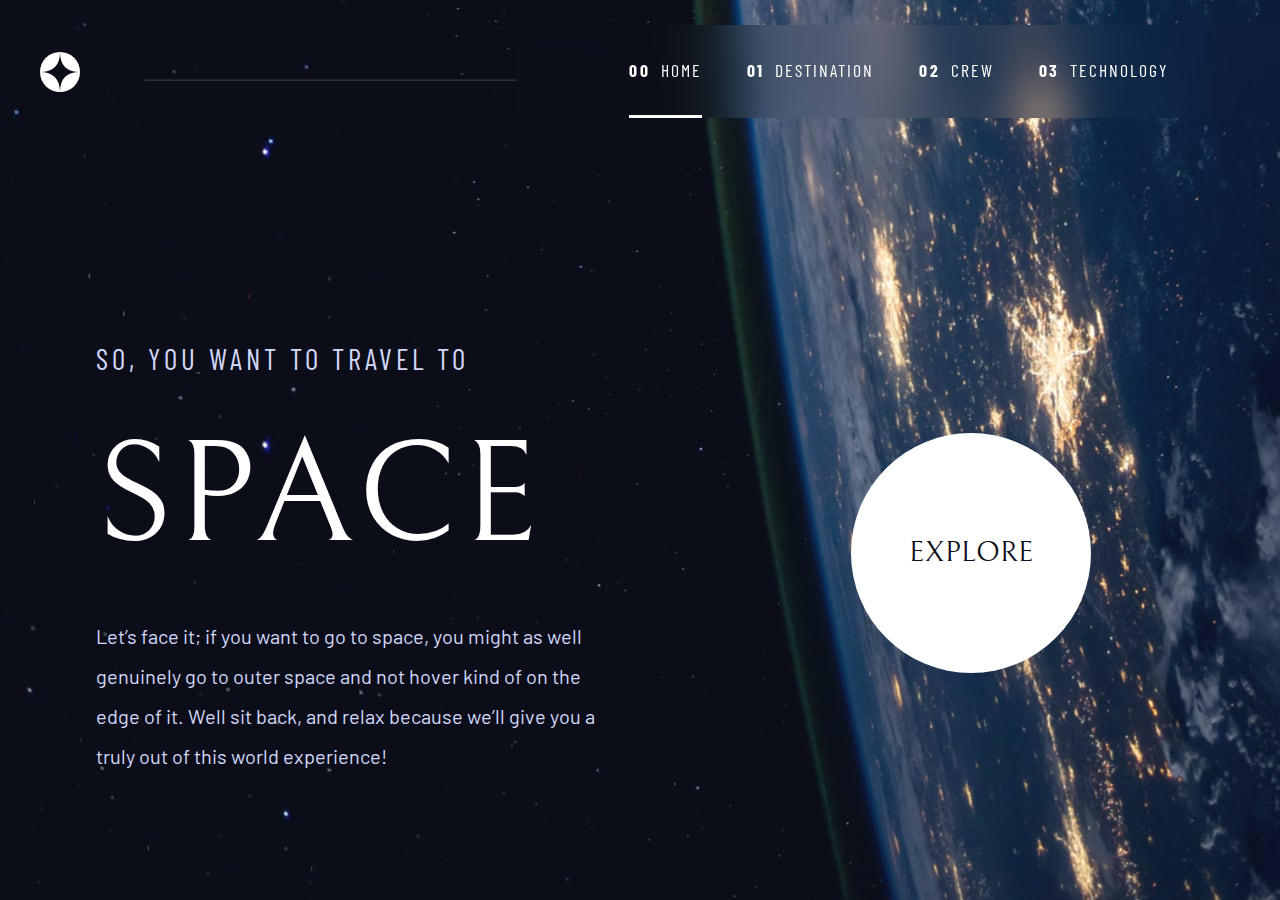
<file: index.html>
<!DOCTYPE html>
<html lang="en">
<head>
  <meta charset="UTF-8">
  <meta name="viewport" content="width=device-width, initial-scale=1.0">
  <title>Space tourism website</title>
  <link rel="stylesheet" href="style.css" />
</head>
<body class="home whole-body">
  <div class="container">
    <a class="skip-to-content"  href="#main">Skip to content</a>
    <header>
    <div class="navigation flex">
      <div class="left-sidebar">
        <img src="assets/shared/logo.svg" alt="star logo" class="logo"/>
      </div>
      <hr class="divider-line" aria-hidden="true" />
      <div class="right-sidebar">
        <button aria-expanded="false" aria-controls="mobile-menu">
          <span class="sr-only">Menu</span>
          <img src="assets/shared/icon-hamburger.svg" alt="icon hamburger" class="icon-hamburger" >
        </button>
      </div>
    <div class="mobile-menu" role="dialog" aria-live="polite" id="mobileMenu">
      <div class="mobile-menu-inner">
      <img src="assets/shared/icon-close.svg" alt="Close icon" class="close-icon" aria-label="Close Menu" />
      <nav>
        <ul>
          <li class="active"><a href="index.htmltitle="Home" ><span class="number" aria-hidden="true">00</span>Home</a></li>
          <li><a href="destination.html" title="Destination"><span class="number" aria-hidden="true">01</span>Destination</a></li>
          <li><a href="crew.html" title="Crew"><span class="number" aria-hidden="true">02</span>Crew</a></li>
          <li><a href="technology.html" title="Technology"><span class="number" aria-hidden="true">03</span>Technology</a></li> 
        </ul>
      </nav>
    </div>
  </div>
  </div>
  </header>
  <main id="main">
    <div class="left-side">
    <h1>So, you want to travel to <span class="space">Space</span></h1>
    <p>Let’s face it; if you want to go to space, you might as well genuinely go to 
  outer space and not hover kind of on the edge of it. Well sit back, and relax 
  because we’ll give you a truly out of this world experience!
    </p>
    </div>
    <div class="right-side">
    <a href="#" class="explore-btn" aria-label="Explore the universe">Explore</a>
  </div>
  </div>
</main>
<script src="main.js"></script>
</body>
</html>
</file>
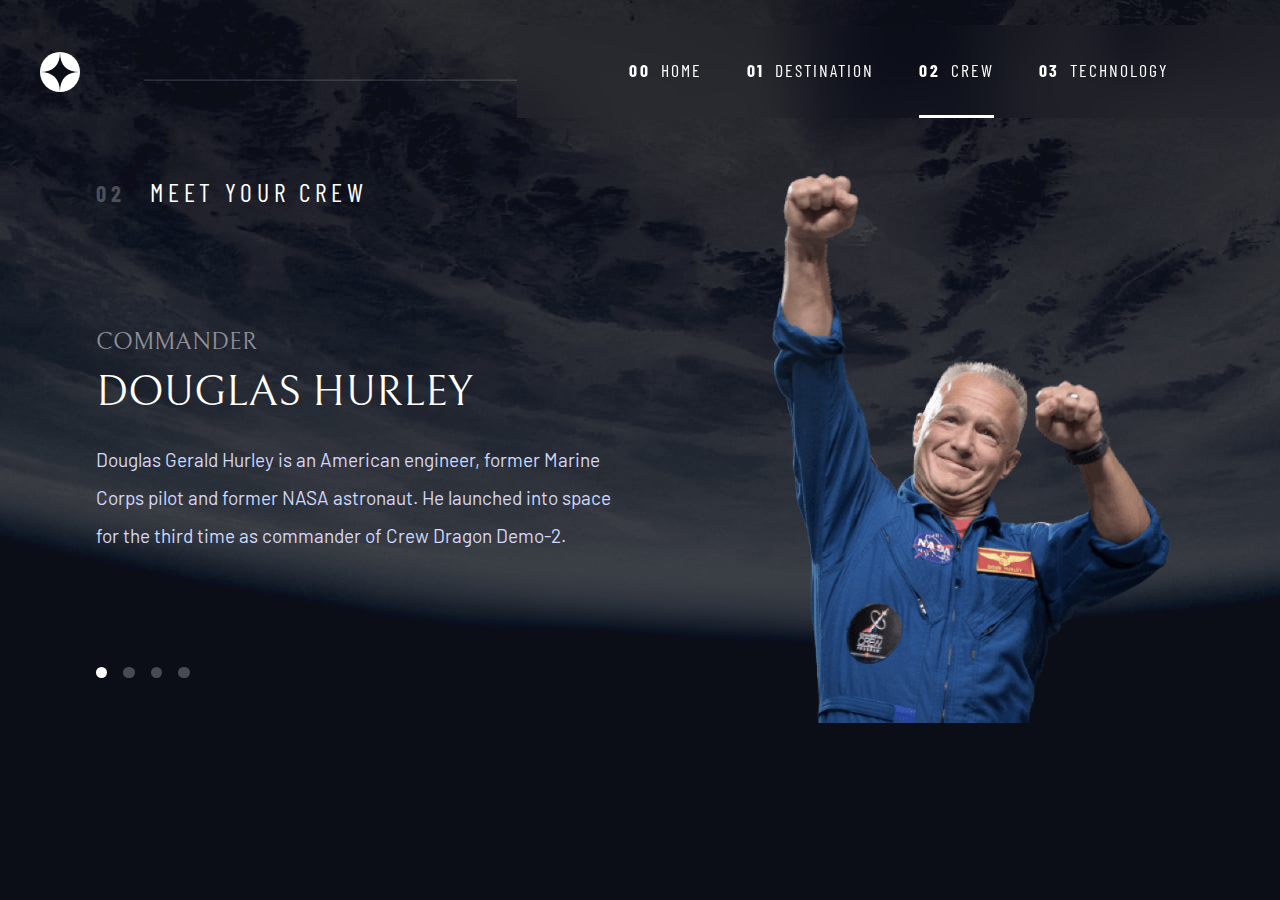
<file: crew.html>
<!DOCTYPE html>
<html lang="en">
<head>
  <meta charset="UTF-8">
  <meta name="viewport" content="width=device-width, initial-scale=1.0">
  <title>Space tourism website</title>
  <link rel="stylesheet" href="style.css" />
</head>
<body class="whole-body crew">
  <div class="container">
    <a class="skip-to-content"  href="#main">Skip to content</a>
    <header>
    <div class="navigation flex">
      <div class="left-sidebar">
        <img src="assets/shared/logo.svg" alt="star logo" class="logo"/>
      </div>
      <hr class="divider-line" aria-hidden="true" />
      <div class="right-sidebar">
        <button aria-expanded="false" aria-controls="mobile-menu">
          <span class="sr-only">Menu</span>
          <img src="assets/shared/icon-hamburger.svg" alt="icon hamburger" class="icon-hamburger" >
        </button>
      </div>
    <div class="mobile-menu" role="dialog" aria-live="polite" id="mobileMenu">
      <div class="mobile-menu-inner">
      <img src="assets/shared/icon-close.svg" alt="Close icon" class="close-icon" aria-label="Close Menu" />
      <nav>
        <ul>
          <li><a href="index.html" title="Home" ><span class="number" aria-hidden="true">00</span>Home</a></li>
          <li><a href="destination.html" title="Destination"><span class="number" aria-hidden="true">01</span>Destination</a></li>
          <li class="active"><a href="crew.html" title="Crew"><span class="number" aria-hidden="true">02</span>Crew</a></li>
          <li><a href="technology.html" title="Technology"><span class="number" aria-hidden="true">03</span>Technology</a></li> 
        </ul>
      </nav>
    </div>
  </div>
  </div>
  </header>
  <main id="main" class="main-crew">
    <div class="content-section">
    <h1 class="first-paragraph-dest first-paragraph-crew"><span class="number-title" aria-hidden="true">02</span> meet your crew</h1>
   <article>
    <div class="crew-position">Commander</div>
    <h2 class="crew-name">Douglas Hurley</h2>
    <p id="crewBio">Douglas Gerald Hurley is an American engineer, former Marine Corps pilot and former NASA astronaut. 
    He launched into space for the third time as commander of Crew Dragon Demo-2.</p>
   </article>  
   <div class="dot-indicators" role="tablist" aria-label="crew List">
      <button aria-selected="true"  role="tab" tabindex="0" class="dot-indicators-btn"><span class="sr-only">The commander</span></button>
      <button aria-selected="false" role="tab" tabindex="-1" class="dot-indicators-btn"><span class="sr-only">The mission specialist</span></button>
      <button aria-selected="false" role="tab" tabindex="-1" class="dot-indicators-btn"><span class="sr-only">The poilet</span></button>
      <button aria-selected="false" role="tab" tabindex="-1" class="dot-indicators-btn"><span class="sr-only">The crew engineer</span></button>
    </div>
   </div>
   <div class="img-section">
    <img src="assets/crew/image-douglas-hurley.png" alt="Douglas hurley- commander of crew" class="crew-img" />
   </div>
  </main>
  </div>
    <script src="main.js"></script>
    <script src="tab.js"></script>
    </body>
    </html>
</file>
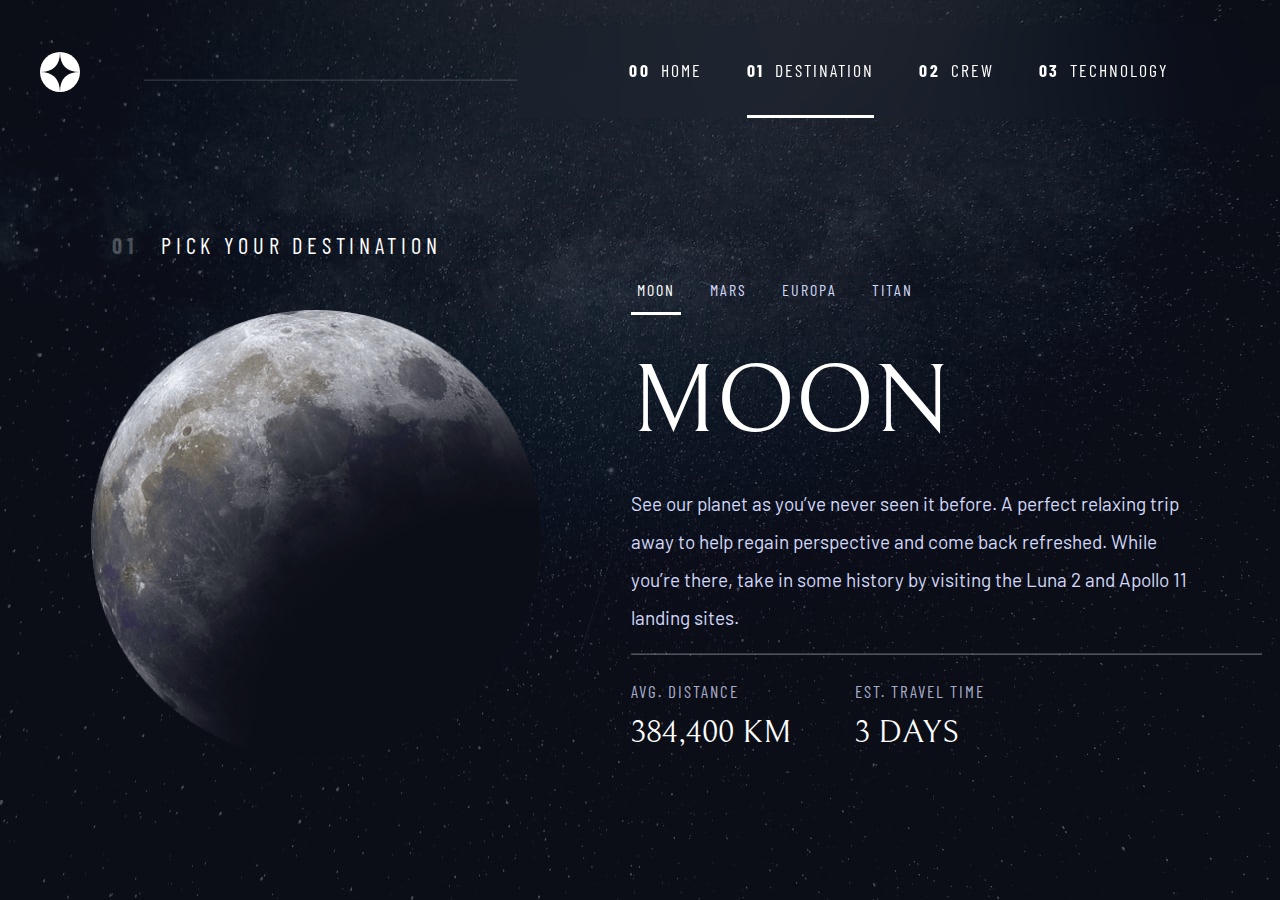
<file: destination.html>
<!DOCTYPE html>
<html lang="en">
<head>
  <meta charset="UTF-8">
  <meta name="viewport" content="width=device-width, initial-scale=1.0">
  <title>Space tourism website</title>
  <link rel="stylesheet" href="style.css" />
</head>
<body class="whole-body destination">
  <div class="container">
    <a class="skip-to-content"  href="#main">Skip to content</a>
    <header>
    <div class="navigation flex">
      <div class="left-sidebar">
        <img src="assets/shared/logo.svg" alt="star logo" class="logo"/>
      </div>
      <hr class="divider-line" aria-hidden="true" />
      <div class="right-sidebar">
        <button aria-expanded="false" aria-controls="mobile-menu">
          <span class="sr-only">Menu</span>
          <img src="assets/shared/icon-hamburger.svg" alt="icon hamburger" class="icon-hamburger" >
        </button>
      </div>
    <div class="mobile-menu" role="dialog" aria-live="polite" id="mobileMenu">
      <div class="mobile-menu-inner">
      <img src="assets/shared/icon-close.svg" alt="Close icon" class="close-icon" aria-label="Close Menu" />
      <nav>
        <ul>
          <li><a href="index.html" title="Home" ><span class="number" aria-hidden="true">00</span>Home</a></li>
          <li class="active"><a href="destination.html" title="Destination"><span class="number" aria-hidden="true">01</span>Destination</a></li>
          <li><a href="crew.html" title="Crew"><span class="number" aria-hidden="true">02</span>Crew</a></li>
          <li><a href="technology.html" title="Technology"><span class="number" aria-hidden="true">03</span>Technology</a></li> 
        </ul>
      </nav>
    </div>
  </div>
  </div>
  </header>
  <main id="main" class="main-destination">
    <div class="pic-side">
    <h1 class="first-paragraph-dest"><span class="number-title" aria-hidden="true">01</span> pick your destination</h1>
    <img src="assets/destination/image-moon.png" alt="the moon" class="planet-image" />
    </div>
    <div class="explanation-side">
    <div class="tab-list" role="tablist" aria-label="Destination list">
      <button aria-selected="true"  role="tab" tabindex="0" aria-controls="moon-tab" class="tab-list-btn active">Moon</button>
      <button aria-selected="false" role="tab" tabindex="-1" aria-controls="mars-tab" class="tab-list-btn">Mars</button>
      <button aria-selected="false" role="tab" tabindex="-1" aria-controls="Europa-tab" class="tab-list-btn">Europa</button>
      <button aria-selected="false" role="tab" tabindex="-1" aria-controls="titan-tab" class="tab-list-btn">Titan</button>
    </div>
    <article id="moon-tab">
      <h2 id="planetName">Moon</h2>
      <p id="description">See our planet as you’ve never seen it before. A perfect relaxing trip away to help 
        regain perspective and come back refreshed. While you’re there, take in some history
         by visiting the Luna 2 and Apollo 11 landing sites.</p>
         <hr aria-hidden="true"/>
         <div class="distance-part">
        <div>
         <h3>Avg. distance</h3>
         <p class="distance" id="distance">384,400 km</p>
        </div>
        <div>
         <h3>Est. travel time</h3>
         <p class="distance" id="travel">3 days</p>
        </div>
        </div>
    </article>
    </div>
    </div>
  </main>
    <script src="main.js"></script>
    <script src="tab.js"></script>
    </body>
    </html>
</file>
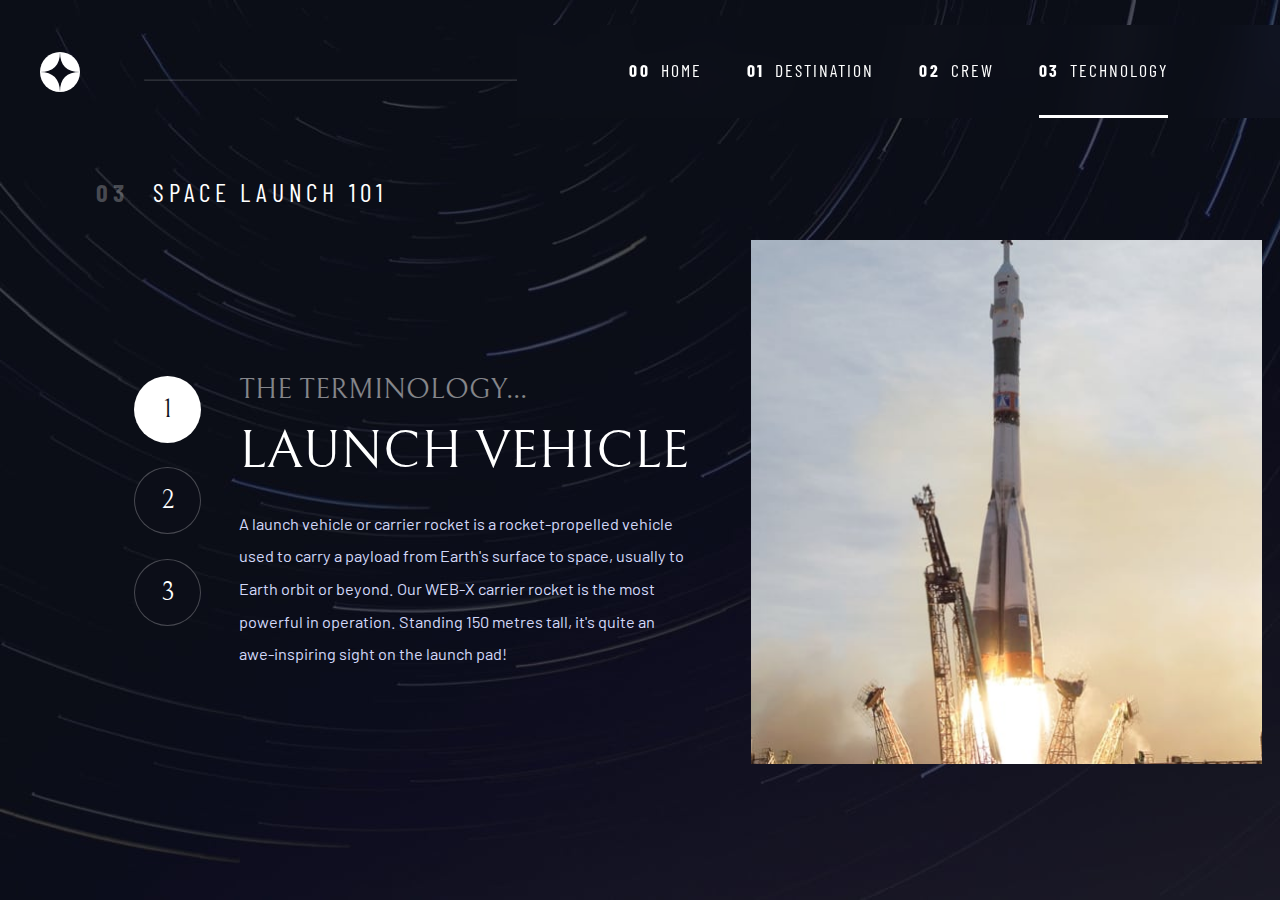
<file: Technology.html>
<!DOCTYPE html>
<html lang="en">
<head>
  <meta charset="UTF-8">
  <meta name="viewport" content="width=device-width, initial-scale=1.0">
  <title>Space tourism website</title>
  <link rel="stylesheet" href="style.css" />
</head>
<body class="whole-body technology">
  <div class="container">
    <a class="skip-to-content"  href="#main">Skip to content</a>
    <header>
    <div class="navigation flex">
      <div class="left-sidebar">
        <img src="assets/shared/logo.svg" alt="star logo" class="logo"/>
      </div>
      <hr class="divider-line" aria-hidden="true" />
      <div class="right-sidebar">
        <button aria-expanded="false" aria-controls="mobile-menu">
          <span class="sr-only">Menu</span>
          <img src="assets/shared/icon-hamburger.svg" alt="icon hamburger" class="icon-hamburger" >
        </button>
      </div>
    <div class="mobile-menu" role="dialog" aria-live="polite" id="mobileMenu">
      <div class="mobile-menu-inner">
      <img src="assets/shared/icon-close.svg" alt="Close icon" class="close-icon" aria-label="Close Menu" />
      <nav>
        <ul>
          <li><a href="index.html" title="Home" ><span class="number" aria-hidden="true">00</span>Home</a></li>
          <li><a href="destination.html" title="Destination"><span class="number" aria-hidden="true">01</span>Destination</a></li>
          <li><a href="crew.html" title="Crew"><span class="number" aria-hidden="true">02</span>Crew</a></li>
          <li class="active"><a href="technology.html" title="Technology"><span class="number" aria-hidden="true">03</span>Technology</a></li> 
        </ul>
      </nav>
    </div>
  </div>
  </div>
  </header>
  <main id="main" class="main-technology">
    
    <h1 class="first-paragraph-dest first-paragraph-crew"><span class="number-title number-title-crew" aria-hidden="true">03</span> space launch 101</h1>
    <div class="image-wrapper">
      <picture>
       <source srcset="assets/technology/image-launch-vehicle-portrait.jpg" media="(min-width:59.25rem)" id="techImagePortrait">
       <img src="assets/technology/image-launch-vehicle-landscape.jpg" class="launch-vehicle" alt="launch-vehicle-image"  id="techImageLandscape"/>
      </picture>
    </div>
    
     <div class="dot-indicators number-btn-list" role="tablist" aria-label="technology list">
      <button aria-selected="true"  role="tab" tabindex="0" class="number-btn">1</button>
      <button aria-selected="false" role="tab" tabindex="-1" class="number-btn">2</button>
      <button aria-selected="false" role="tab" tabindex="-1" class="number-btn">3</button>
    </div>
     <article class="crew-article">
      <div class="terminology">the terminology...</div>
    <h2 class="technology-name">Launch vehicle</h2>
    <p class="tec-paragraph">A launch vehicle or carrier rocket is a rocket-propelled vehicle used to carry a payload from Earth's surface to space, 
      usually to Earth orbit or beyond. Our WEB-X carrier rocket is the most powerful in operation. Standing 150 metres tall, it's quite an awe-inspiring sight on the launch pad!</p>
     </article>

    </main>
    </div>
    <script src="main.js"></script>
    <script src="tab.js"></script>
    </body>
    </html>
</file>
<file: style.css>
@import url('https://fonts.googleapis.com/css2?family=Bellefair&display=swap');
@import url('https://fonts.googleapis.com/css2?family=Barlow+Condensed:ital,wght@0,100;0,200;0,300;0,400;0,500;0,600;0,700;0,800;0,900;1,100;1,200;1,300;1,400;1,500;1,600;1,700;1,800;1,900&display=swap');
@import url('https://fonts.googleapis.com/css2?family=Barlow:ital,wght@0,100;0,200;0,300;0,400;0,500;0,600;0,700;0,800;0,900;1,100;1,200;1,300;1,400;1,500;1,600;1,700;1,800;1,900&display=swap');

:root {
    --dark-color: 230 35% 7%;
    --light-color: 231 77% 90%;
    --white-color: 0 0% 100%;
    

    /*font-family*/
    --ff-serif: "bellefair", serif;
    --ff-sans-cond: "barlow condensed", sans-serif;
    --ff-sans-normal:"barlow", sans-serif;
}

/*css rest*/

*,*::before,  *::after {
    box-sizing: border-box;
}

* {
    margin: 0;
}

body {
    line-height: 1.5;
    -webkit-font-smoothing: antialiased;
}

img, picture, video, canvas, svg {
    display: block;
    max-width: 100%;
}

input, button, textarea, select {
    font: inherit;
}

p, h1, h2, h3, h4, h5, h6 {
    overflow-wrap: break-word;
}


  h1, h2, h3, h4, h5, h6 {
    text-wrap: balance;
}

/*end of css rest*/

/*remove animations for people who've turned them off*/

@media (prefers-reduced-motion: reduce) {
    *,
    *::before
    *::after {
        animation-duration: 0.01ms !important;
        animation-iteration-count: 1 !important;
        transition-duration: 0.1ms !important;
        scroll-behavior: auto !important;
    }
}

/*utility class*/

.grid {
    display: grid;
    gap: var(--gap, 1rem);
}

.flex {
    display: flex;
    gap: var(--gap, 1rem);
}

.sr-only {
    position: absolute;
    width: 1px;
    height: 1px;
    padding: 0;
    margin: -1;
    overflow: hidden;
    clip: rect(0, 0, 0, 0);
    white-space: nowrap;
    border: 0;
}

/*Body & container*/

.whole-body {
    font-family: var(--ff-sans-normal);
    color: hsl(var(--white-color));
    min-height: 100vh;
    font-size: 1rem;
    background-size: cover;
    background-repeat: no-repeat;
    background-position: center;
}

.home {
    background-image: url(./assets/home/background-home-mobile.jpg);
   
}
.container {
    max-width: 23.438rem;
    text-align: center;
    margin-inline: auto;
}

.skip-to-content {
    position: absolute;
    z-index: 9999;
    background-color: hsl(var(--white-color));
    color: hsl(var(--dark-color));
    text-decoration: none;
    padding: 4rem 1rem;
    margin-inline: auto;
    transform: translateY(-100%);
    transition: transform 250ms linear;
}


.skip-to-content:focus {
    transform: translateY(0);
}


/*navigation*/

.navigation {
    justify-content: space-between;
    align-items: center;
    width: 100%;
    padding: 20px 0 55px 0;
}

.logo {
    max-height: 40px;
}

.right-sidebar button,
.tab-list-btn {
    border: none;
    background: none;
    cursor: pointer;
}

nav {
    width: 100%;
}

ul {
    list-style: none;
    padding: 0;
    margin: 0;
}

ul li {
   border-right: 5px solid hsl(var(--white-color) / 0);
   padding: 0.1rem 0;
   cursor: pointer;
   margin: 2rem 0;
}

ul li:hover,
ul li:focus,
.tab-list-btn:hover,
.tab-list-btn:focus {
   border-color: hsl(var(--white-color) / .4);
}

ul li.active,
.tab-list > [aria-selected="true"] {
    border-color: hsl(var(--white-color) / 1);
    color: hsl(var(--white-color) / 1);
}


li a {
    text-decoration: none;
    color: var(--white-color);
    font-weight: 400;
    font-family: var(--ff-sans-cond);
    letter-spacing: 2px;
    text-transform: uppercase;
    font-size: 1.025rem;
}

.number {
    color: var(--white-color);
    font-weight: 700;
    letter-spacing: 2.7px; 
    margin-right: 0.625rem;
}

.close-icon {
    cursor: pointer;
}


.mobile-menu {
    position: fixed;
    top: 0;
    right: -100%;
    width: 18rem;
    height: 100%;
    transition: right 0.3s ease-in-out;
    background-color: hsl(var(--white-color) / 0.02);
    backdrop-filter: blur(1.5rem);
    z-index: 999;
}


.mobile-menu.active {
    right: 0;
    transition: right 0.3s ease;
}


.mobile-menu-inner {
    display: flex;
    justify-content: space-between;
    flex-direction: column;
    align-items: flex-start;
    text-align: left;
    padding: 2rem 0 2rem 2rem;
}

.close-icon {
    margin-left: auto;
    margin-bottom: 4rem;
    padding: 0 2rem 0 1rem;
    width: 4.5rem;
    transition: transform 500ms ease-in-out;
}


/*main*/

main {
    padding-inline: 1.1rem;
}


h1 {
   color: hsl(var(--light-color));
   font-family: var(--ff-sans-cond);
   text-transform: uppercase;
   letter-spacing: 4px;
   font-size: 0.938rem;
   font-weight: 400;
}

.space {
   display: block;
   color: hsl(var(--white-color));
   font-family:  var(--ff-serif);
   font-weight: 400;
   font-size: 5.1rem;
   text-transform: uppercase;
   margin-top: 10px;
}


p {
    color: hsl(var(--light-color));
    font-weight: 400;
    font-size: 1rem;
    font-family: var(--ff-sans-normal);
    line-height: 2;
    margin-top: 10px;
}


.explore-btn {
    display: grid;
    width: 9rem;
    height: 9rem;
    position: relative;
    place-items: center;
    margin-inline: auto;
    border-radius: 50%;
    text-transform: uppercase;
    font-size: 1.125rem;
    font-family: var(--ff-serif);
    color: hsl(var(--dark-color));
    background-color: hsl(var(--white-color));
    text-decoration: none;
    z-index: 1;
    margin-top: 6rem;
}

.explore-btn::after {
    content: "";
    position: absolute;
    width: 13rem;
    height: 13rem;
    border-radius: 50%;
    z-index: -1;
    background-color: hsl(var(--white-color) / .10);
    opacity: 0;
    transition: transform 500ms ease-in-out, opacity 500ms linear;
}

.explore-btn:hover::after,
.explore-btn:focus::after {
   transform: scale(1.5);
   opacity: 1;
   color: hsl(var(--white-color) / .5);
}

/*main*/



@media only screen and (min-width: 80rem) {

    .home {
        background-image: url(assets/home/background-home-desktop.jpg);
    }

    .container {
        max-width: 100%;
        display: grid;
        text-align: left;
       
    } 

    .navigation {
       padding: 25px 0 55px 40px;
       position: relative;
    }

    .divider-line {
    width: 41em;
    position: absolute;
    left: 9rem;
    z-index: 1;
    color: hsl(var(--white-color));
    opacity: 0.14;
   }

    
    ul {
        display: flex;
        flex-direction: row;
        gap: 45px;
    }


    ul li {
        border-bottom: .2rem solid hsl(var(--white-color) / 0);
        border-right: none;
        padding: 2rem 0;
        margin: 0;
    } 

    li a {
        font-size: 1.1rem;
    }
    
    .mobile-menu {
        position: static;
        background: none;
        width: auto;
        padding-inline: 6rem;

    }

    .mobile-menu-inner {
        padding: 0  1rem;
    }

    .right-sidebar button {
        display: none;
    }

    .close-icon {
        display: none;
    }



    main {
        display: grid;
        grid-template-columns: 1fr 1fr;
        place-content: end;
        height: 67vh;
        padding-left: 6rem;
    }

    h1 {
        font-size: 1.813rem;
    }

    .space {
        font-size: 9rem;
    }

    p {
        font-size: 1.25rem;
        padding-right: 4rem;

    }

    .explore-btn {
        height: 15rem;
        width: 15rem;
        font-size: 1.8rem
    }
}

    
 /*destination mobile style*/

.destination {
    background-image: url(assets/destination/background-destination-mobile.jpg);
}



.number-title {
    font-weight: 700;
    margin-right: 0.938rem;
    color: hsl(var(--white-color) / .25);
    font-size: 1.2rem;
}


.first-paragraph-dest {
   color: hsl(var(--white-color));
   font-family: var(--ff-sans-cond);
   text-transform: uppercase;
   letter-spacing: 4.72px;
   font-size: 1.1rem;
   font-weight: 400;
}

.planet-image {
    width: 180px;
    height: 180px;
    margin-inline: auto;
    margin-top: 2rem;
    margin-bottom: 2rem;
}


h2 {
    font-size: 4rem;
    font-weight: 400;
    font-family: var(--ff-serif);
    text-transform: uppercase;
}

.tab-list {
    margin-left: 20px;
}

.tab-list-btn {
    color: hsl(var(--light-color));
    text-transform: uppercase;
    border-bottom: 3px solid hsl(var(--white-color) / 0);
    margin: 1rem 20px 1rem 0;
    font-family: var(--ff-sans-cond);
    letter-spacing: 2px;
    padding-bottom: 10px;
}


hr {
    opacity: 0.3;
    margin-top: 1rem;
}


h3 {
    font-weight: 400;
    color: hsl(var(--light-color) / 0.8);
    margin-top: 1.5rem;
    font-family: var(--ff-sans-cond);
    text-transform: uppercase; 
    letter-spacing: 2px;
    font-size: 17px;
}

.distance {
    color: hsl(var(--white-color));
    font-size: 2rem;
    font-family: var(--ff-serif);
    font-weight: 400;
    text-transform: uppercase;
    line-height: 1.2;
}

/*destination desktop style*/

@media only screen and (min-width: 80rem) {

    .destination {
        background-image: url(assets/destination/background-destination-desktop.jpg);
    }

    .planet-image {
        width: 450px;
        height: 450px;
        margin-top: 3rem;
    }

    .first-paragraph-dest {
        margin-left: 7rem;
        font-size: 1.4rem;
    }

    .number-title {
        font-size: 1.4rem;
    }

    .main-destination {
        padding-left: 0;
        margin-top: 1rem;
    }

    .distance-part {
        display: flex;
    }

    .explanation-side {
        margin-top: 2rem;
        margin-bottom: 0.5rem;
    }

    .tab-list {
        margin-left: 0;
    }

    h2 {
        font-size: 6rem;
    }

    article p {
        margin-right: 4rem;
    }

}


/*crew mobile style*/

.crew {
    background-image: url(assets/crew/background-crew-mobile.jpg);
}

.crew-position,
.terminology {
    color: hsl(var(--white-color) / .5);
    font-family: var(--ff-serif);
    font-size: 1.5rem;
    font-weight: 400;
    text-transform: uppercase;
    margin-top: 3rem;
}

.crew-name,
.technology-name {
    color: hsl(var(--white-color));
    font-family: var(--ff-serif);
    font-size: 1.8rem;
    font-weight: 400;
    text-transform: uppercase;
    margin-bottom: 1rem;
}


.dot-indicators {
    margin-top: 2rem;
    display: flex;
    justify-content: center;
    align-items: center;
    gap: 1rem;
    margin: 4rem 0 2rem 0;
}

.dot-indicators-btn {
    border: 0;
    background: none;
    border-radius: 50%;
    background-color: hsl(var(--white-color) / .25);
    aspect-ratio: 1;
    padding: 0.359rem;
    cursor: pointer;
}

.dot-indicators-btn:hover,
.dot-indicators-btn:focus {
    background-color: hsl(var(--white-color) / .5);
}

.dot-indicators > [aria-selected="true"] {
    background-color: hsl(var(--white-color));
}


.crew-img {
    width: 290px;
    height: 350px;
    margin-inline: auto;
}


/*crew desktop style*/
@media only screen and (min-width: 80rem) {
    
    .crew {
        background-image: url(assets/crew/background-crew-desktop.jpg);
    }

    .main-crew {
        height: auto;
    }

    .content-section {
       display: flex;
       flex-direction: column;
       align-items: flex-start;
       gap: 3rem;
    }

    .first-paragraph-crew {
    margin-left: 0; 
    font-size: 1.4rem;
    margin-bottom: 2rem;
    }

    .crew-name {
    font-size: 2.7rem;
    }

    article p {
    margin-right: 0;
    font-size: 1.188rem;
    }

    .dot-indicators {
    display: flex;
    justify-content: center;
    align-items: center;
    gap: 1rem;
    margin: 4rem 0 2rem 0;
    }


    .crew-img {
    width: 400px;
    height: 550px;
    margin-inline: auto;
    }


}

/*technology mobile style*/

.technology {
    background-image: url(assets/technology/background-technology-mobile.jpg);
}

.image-wrapper {
    width: 100vw;
    margin-left: calc(-50vw + 50%);
    margin-top: 3rem;
}

.number-btn-list {
    gap: 1.35rem;
}

.number-btn {
   aspect-ratio: 3;
   font-family: var(--ff-serif);
   border: 1px solid hsl(var(--white-color) / .25);
   border-radius: 50%;
   background-color: hsl(var(--dark-color));
   color: hsl(var(--white-color));
   padding: 7px;
   cursor: pointer;
   font-size: 20px;
   font-weight: 400;
}

.number-btn:hover,
.number-btn:focus {
    border: 1px solid hsl(var(--white-color) / 1);
}

.number-btn-list > [aria-selected="true"] {
    background-color: hsl(var(--white-color));
    color: hsl(var(--dark-color));
}

.terminology {
    font-size: 1.3rem;
    margin-bottom: 1rem;
}

.tec-paragraph {
    font-size: 0.981rem;
}

/*technology desktop style*/
@media only screen and (min-width: 80rem) {
    .technology {
        background-image: url(assets/technology/background-technology-desktop.jpg);
    }

    .main-technology {
        grid-template-areas: 
        "title title title"
        "tabs content image";
        grid-template-columns: 143px 1fr 1fr;
        margin-inline: 0;
        place-content: normal;
    }

    .first-paragraph-crew {
        grid-area: title;
        font-size: 1.6rem;
        margin-bottom: 1rem;
    }

    .number-title-crew {
        font-size: 1.6rem;
    }

    .number-btn-list {
        grid-area: tabs;
        flex-direction: column;
        gap: 1.55rem;
        margin: 1px 0 1rem 0;
    }

    .number-btn {
        aspect-ratio: 1;
        padding: 13px;
        font-size: 26px;
    }

    .crew-article {
        grid-area: content;
        margin-top: 5rem;
    }

    .image-wrapper {
        grid-area: image;
        width: 100%;
        margin-top: 0;
        margin-left:0;
    }

    .terminology {
        font-size: 1.8rem;
        margin-bottom: 0;
    }

    .technology-name {
        font-size: 3.35rem;
        margin-bottom: 1rem;
    }

    .tec-paragraph {
    font-size: 1.02rem;
    }

}
</file>
